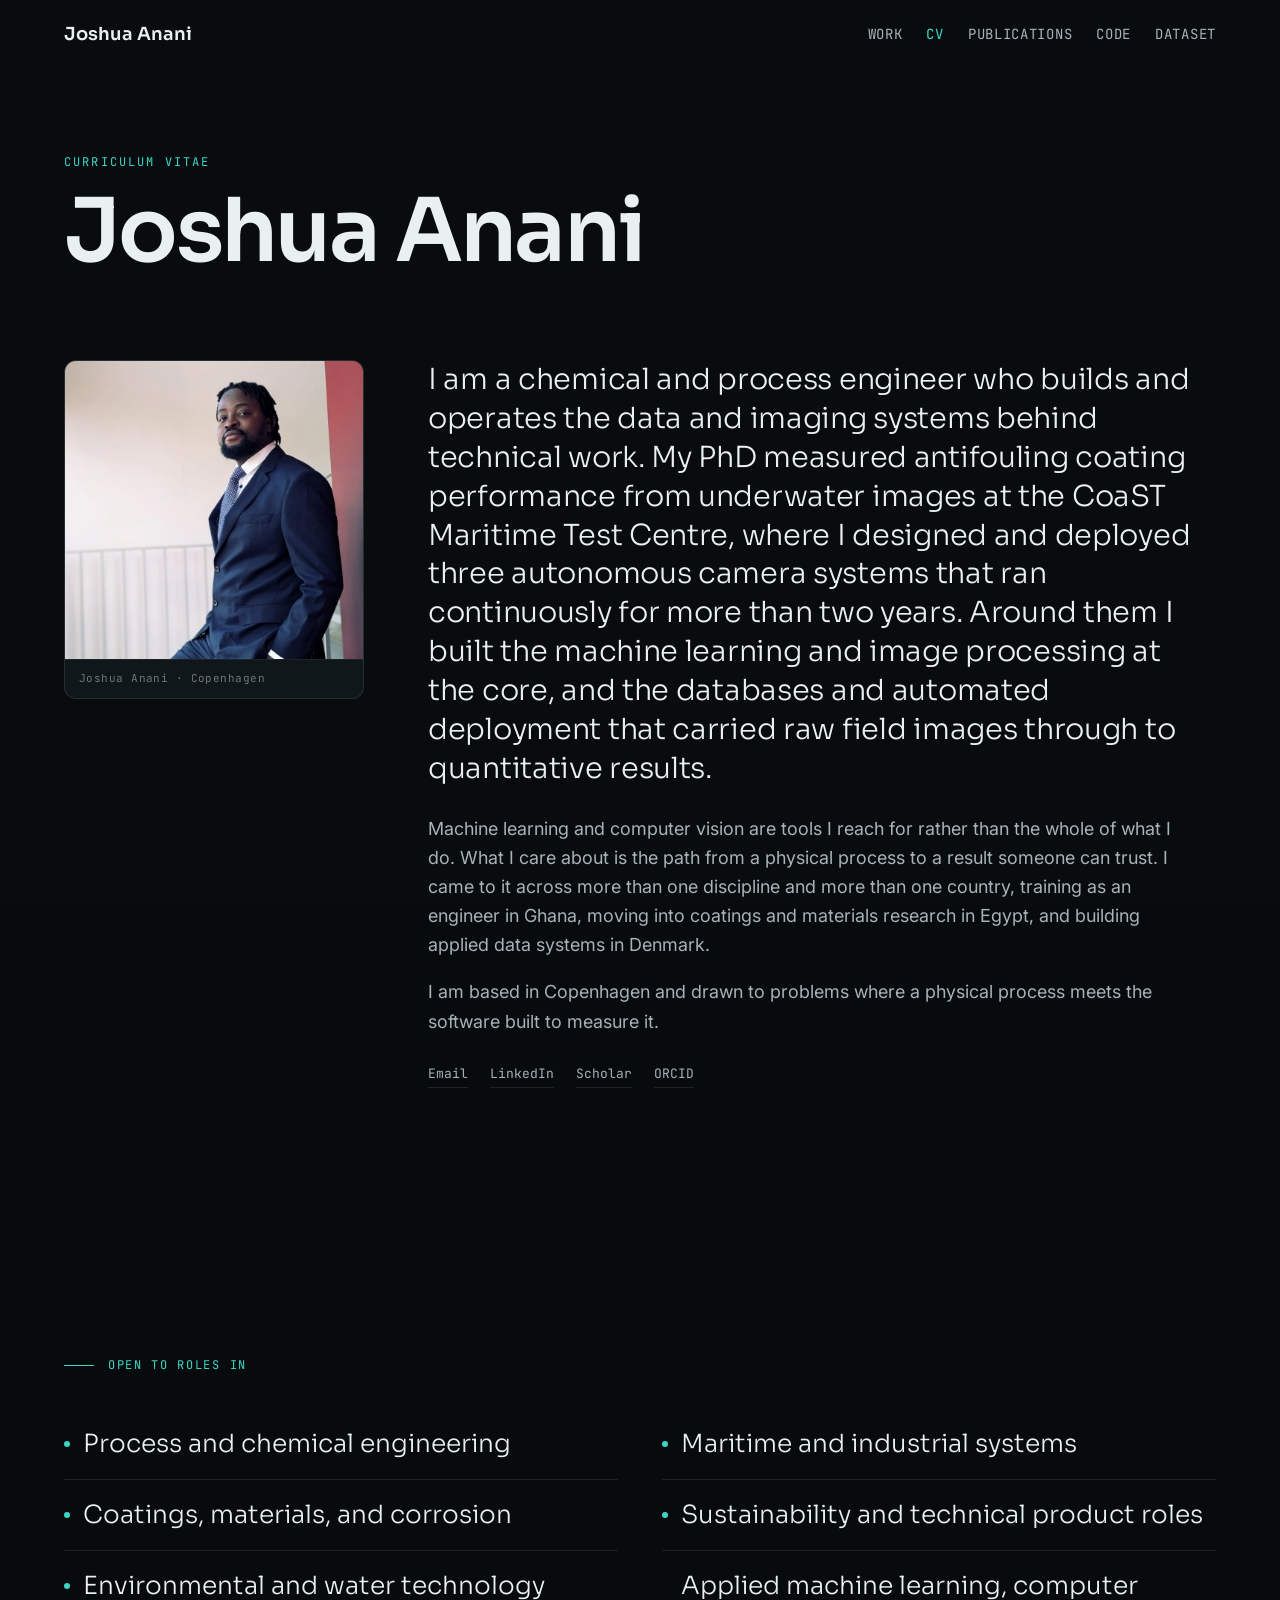
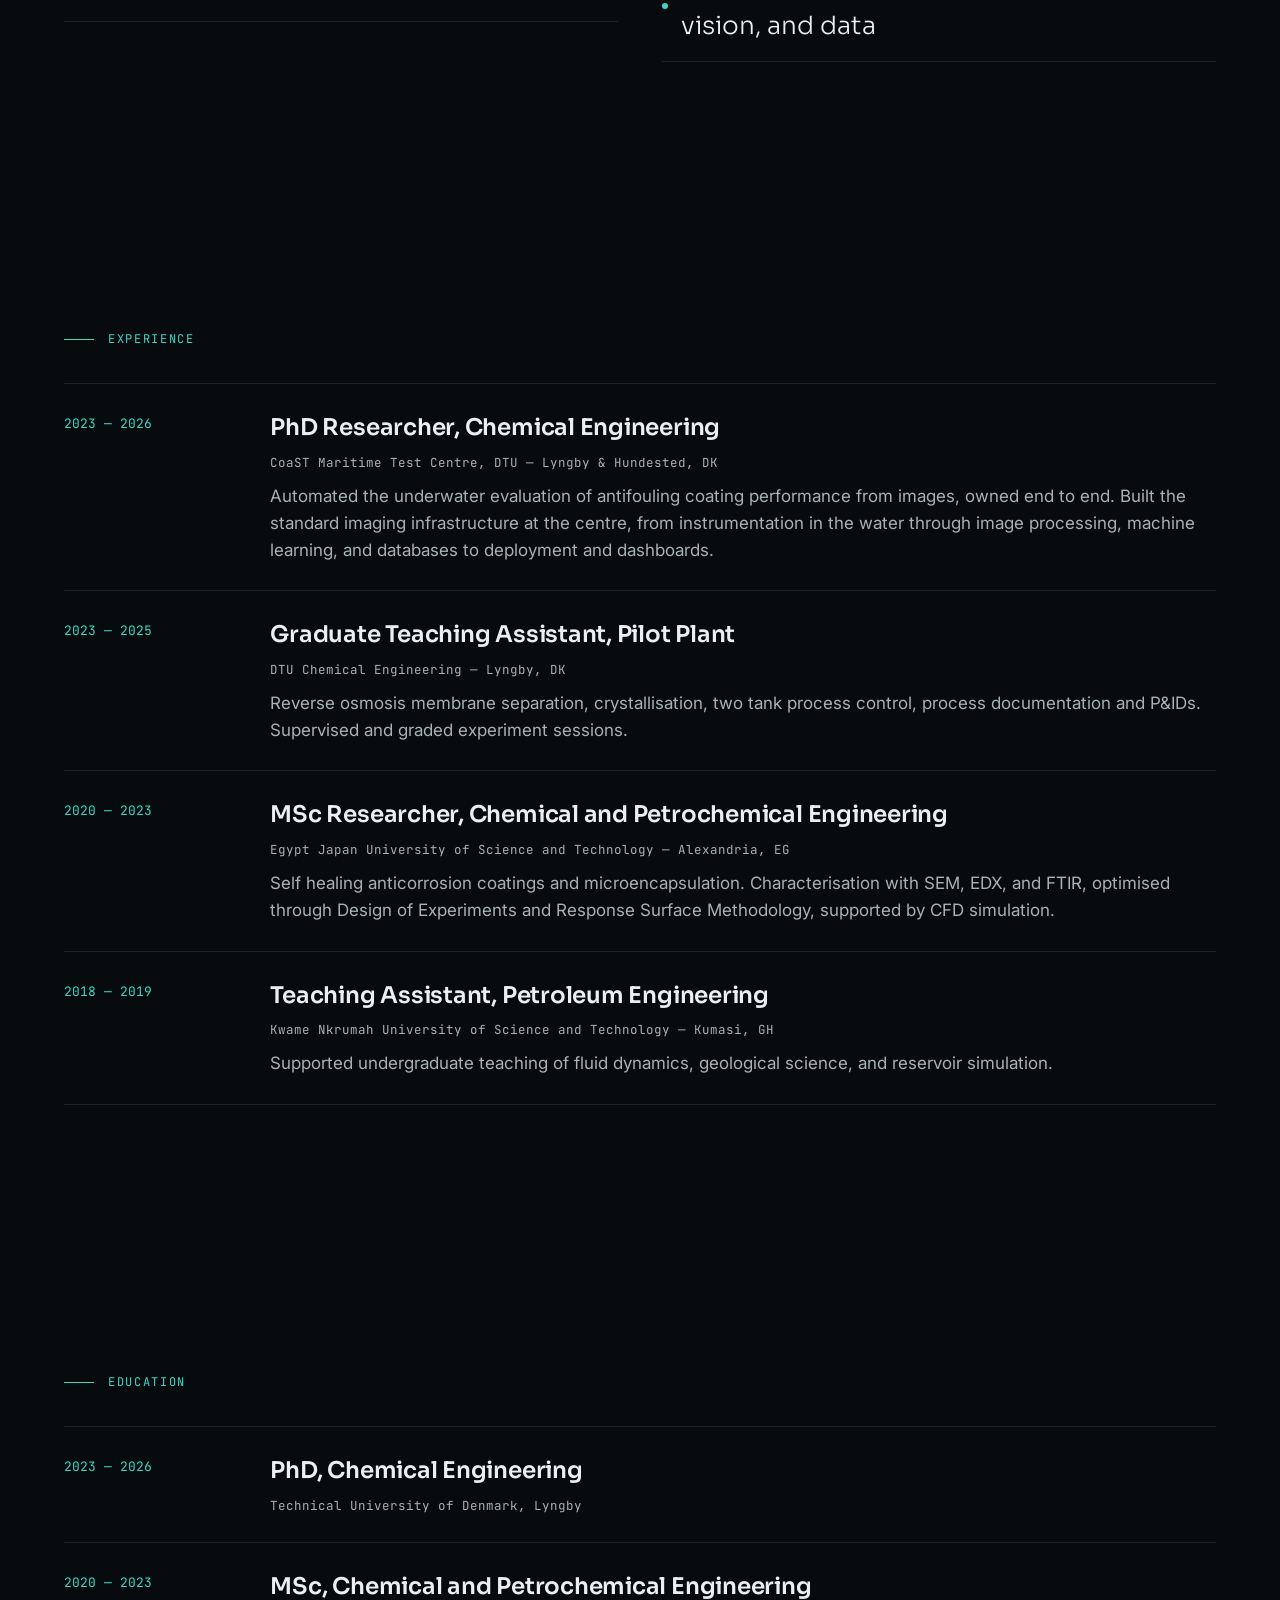
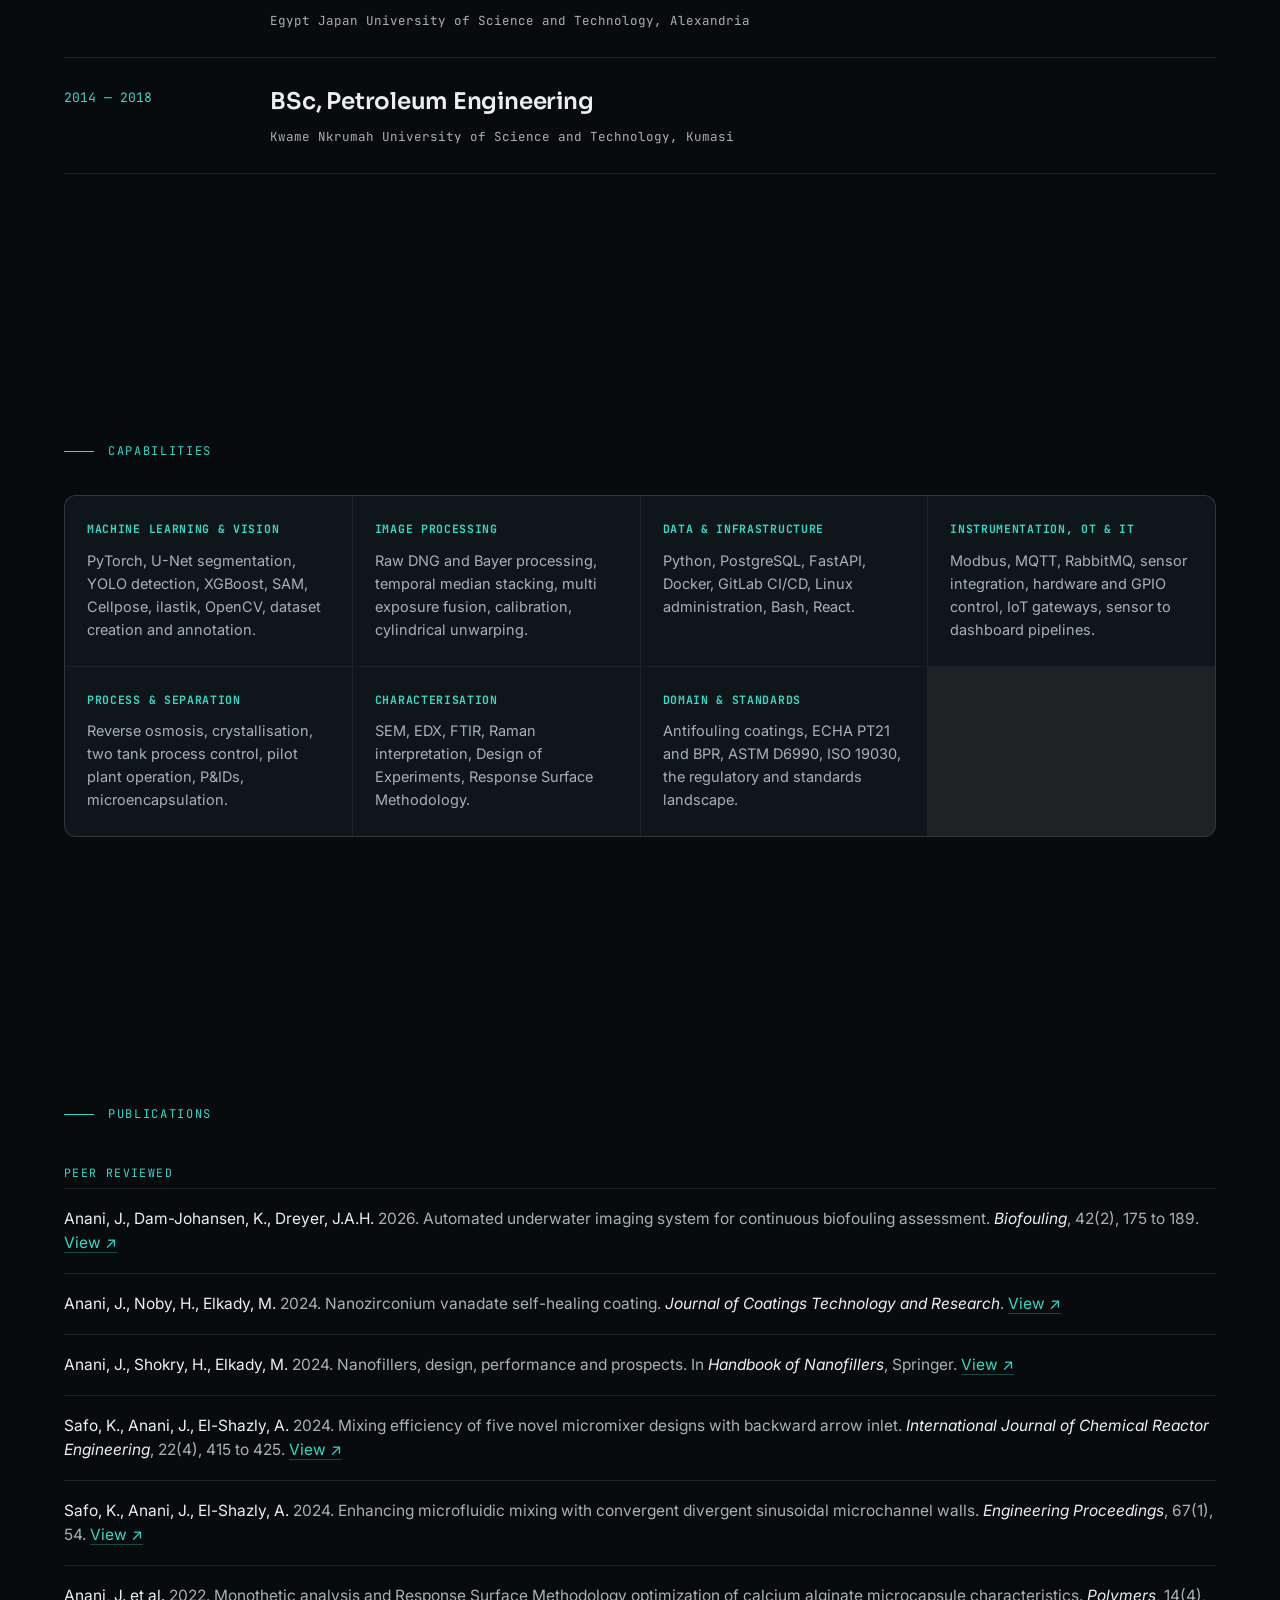
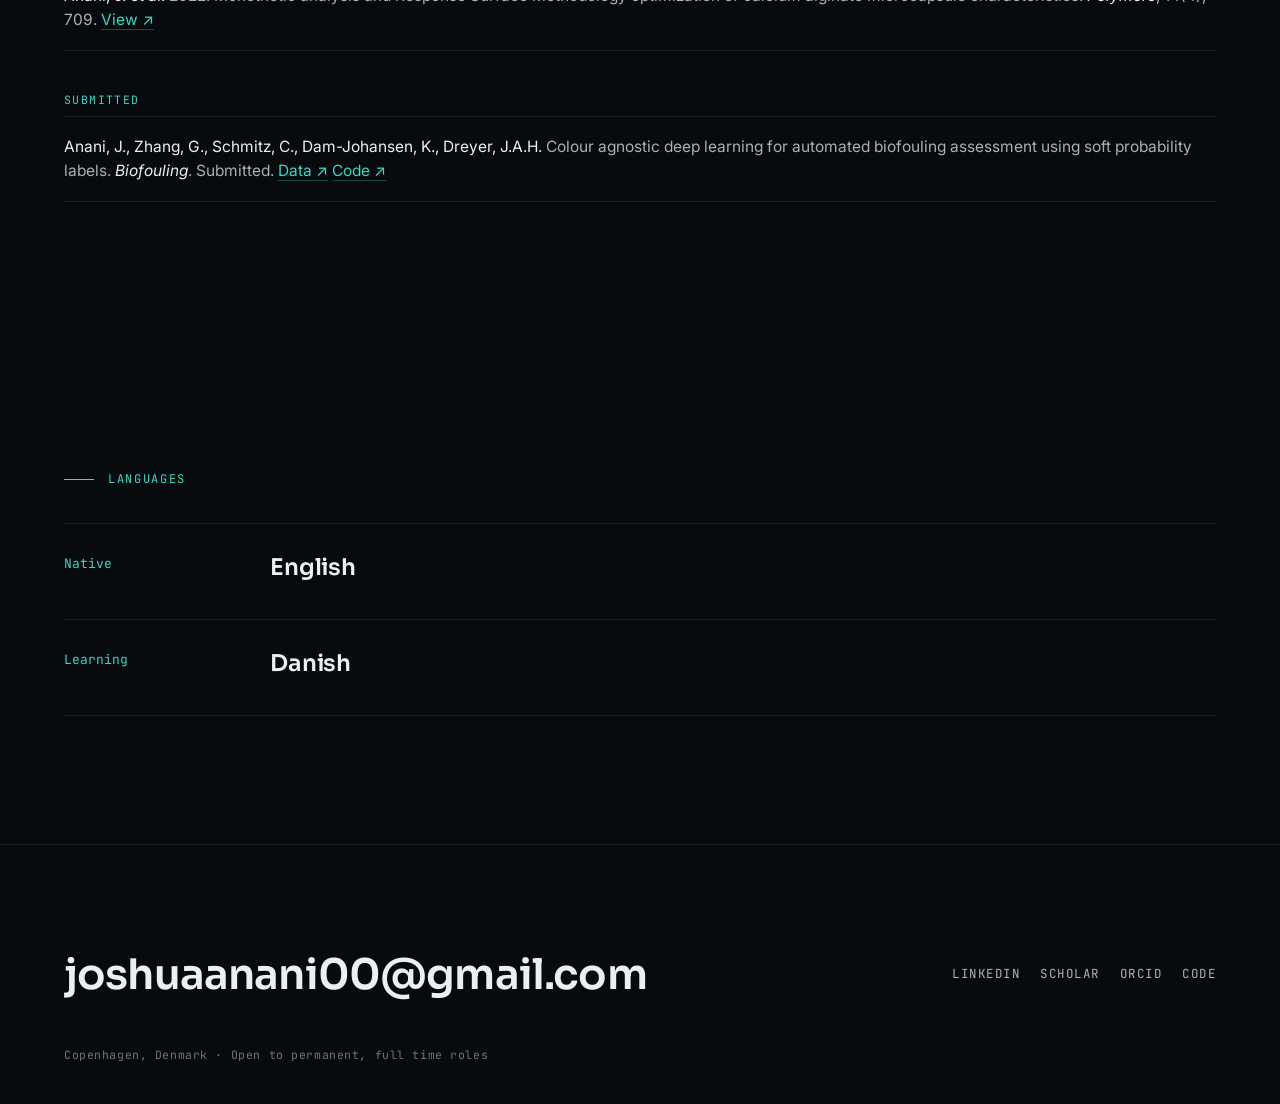
<file: cv.html>
<!DOCTYPE html>
<html lang="en">
<head>
  <meta charset="UTF-8" />
  <meta name="viewport" content="width=device-width, initial-scale=1" />
  <title>CV — Joshua Anani</title>
  <meta name="description" content="Curriculum vitae of Joshua Anani — process and chemical engineer, applied machine learning. Experience, education, capabilities, and publications." />
  <link rel="preconnect" href="https://fonts.googleapis.com" />
  <link rel="preconnect" href="https://fonts.gstatic.com" crossorigin />
  <link href="https://fonts.googleapis.com/css2?family=Sora:wght@300;400;600&family=Inter:wght@400;500&family=JetBrains+Mono:wght@400;500&display=swap" rel="stylesheet" />
  <link rel="stylesheet" href="styles.css" />
</head>
<body id="top">
  <div class="grain" aria-hidden="true"></div>

  <header class="hdr solid" id="hdr">
    <a class="name" href="index.html">Joshua Anani</a>
    <button class="menu-btn" id="menuBtn" aria-label="Open menu" aria-expanded="false"><span></span><span></span></button>
    <nav id="nav">
      <a href="index.html">Work</a>
      <a href="cv.html" class="active">CV</a>
      <a href="cv.html#publications">Publications</a>
      <a href="https://doi.org/10.5281/zenodo.20761755" target="_blank" rel="noopener">Code</a>
      <a href="https://doi.org/10.5281/zenodo.20594254" target="_blank" rel="noopener">Dataset</a>
    </nav>
  </header>

  <!-- Page head -->
  <section class="page-head">
    <p class="eyebrow reveal">Curriculum Vitae</p>
    <h1 class="reveal">Joshua Anani</h1>
  </section>

  <!-- Profile -->
  <section class="section cv-block cv-profile-block">
    <div class="cv-profile">
      <figure class="portrait reveal">
        <img src="media/2.jpg" alt="Portrait of Joshua Anani" loading="lazy" />
        <figcaption>Joshua Anani · Copenhagen</figcaption>
      </figure>
      <div class="reveal">
        <div class="about-prose">
          <p>I am a chemical and process engineer who builds and operates the data and imaging systems behind technical work. My PhD measured antifouling coating performance from underwater images at the CoaST Maritime Test Centre, where I designed and deployed three autonomous camera systems that ran continuously for more than two years. Around them I built the machine learning and image processing at the core, and the databases and automated deployment that carried raw field images through to quantitative results.</p>
          <p>Machine learning and computer vision are tools I reach for rather than the whole of what I do. What I care about is the path from a physical process to a result someone can trust. I came to it across more than one discipline and more than one country, training as an engineer in Ghana, moving into coatings and materials research in Egypt, and building applied data systems in Denmark.</p>
          <p>I am based in Copenhagen and drawn to problems where a physical process meets the software built to measure it.</p>
        </div>
        <div class="profile-links">
          <a href="mailto:joshuaanani00@gmail.com">Email</a>
          <a href="https://www.linkedin.com/in/joshua-anani/" target="_blank" rel="noopener">LinkedIn</a>
          <a href="https://scholar.google.com/citations?user=iU2orOQAAAAJ" target="_blank" rel="noopener">Scholar</a>
          <a href="https://orcid.org/0000-0002-2112-3881" target="_blank" rel="noopener">ORCID</a>
        </div>
      </div>
    </div>
  </section>

  <!-- Open to roles in -->
  <section class="section cv-block">
    <p class="kicker">Open to roles in</p>
    <ul class="fit-list">
      <li class="reveal">Process and chemical engineering</li>
      <li class="reveal">Coatings, materials, and corrosion</li>
      <li class="reveal">Environmental and water technology</li>
      <li class="reveal">Maritime and industrial systems</li>
      <li class="reveal">Sustainability and technical product roles</li>
      <li class="reveal">Applied machine learning, computer vision, and data</li>
    </ul>
  </section>

  <!-- Experience -->
  <section class="section cv-block">
    <p class="kicker">Experience</p>
    <div class="cv-list">
      <div class="cv-row reveal">
        <div class="cv-period">2023 — 2026</div>
        <div class="cv-detail">
          <h3>PhD Researcher, Chemical Engineering</h3>
          <p class="cv-org">CoaST Maritime Test Centre, DTU — Lyngby &amp; Hundested, DK</p>
          <p>Automated the underwater evaluation of antifouling coating performance from images, owned end to end. Built the standard imaging infrastructure at the centre, from instrumentation in the water through image processing, machine learning, and databases to deployment and dashboards.</p>
        </div>
      </div>
      <div class="cv-row reveal">
        <div class="cv-period">2023 — 2025</div>
        <div class="cv-detail">
          <h3>Graduate Teaching Assistant, Pilot Plant</h3>
          <p class="cv-org">DTU Chemical Engineering — Lyngby, DK</p>
          <p>Reverse osmosis membrane separation, crystallisation, two tank process control, process documentation and P&amp;IDs. Supervised and graded experiment sessions.</p>
        </div>
      </div>
      <div class="cv-row reveal">
        <div class="cv-period">2020 — 2023</div>
        <div class="cv-detail">
          <h3>MSc Researcher, Chemical and Petrochemical Engineering</h3>
          <p class="cv-org">Egypt Japan University of Science and Technology — Alexandria, EG</p>
          <p>Self healing anticorrosion coatings and microencapsulation. Characterisation with SEM, EDX, and FTIR, optimised through Design of Experiments and Response Surface Methodology, supported by CFD simulation.</p>
        </div>
      </div>
      <div class="cv-row reveal">
        <div class="cv-period">2018 — 2019</div>
        <div class="cv-detail">
          <h3>Teaching Assistant, Petroleum Engineering</h3>
          <p class="cv-org">Kwame Nkrumah University of Science and Technology — Kumasi, GH</p>
          <p>Supported undergraduate teaching of fluid dynamics, geological science, and reservoir simulation.</p>
        </div>
      </div>
    </div>
  </section>

  <!-- Education -->
  <section class="section cv-block">
    <p class="kicker">Education</p>
    <div class="cv-list">
      <div class="cv-row reveal">
        <div class="cv-period">2023 — 2026</div>
        <div class="cv-detail"><h3>PhD, Chemical Engineering</h3><p class="cv-org">Technical University of Denmark, Lyngby</p></div>
      </div>
      <div class="cv-row reveal">
        <div class="cv-period">2020 — 2023</div>
        <div class="cv-detail"><h3>MSc, Chemical and Petrochemical Engineering</h3><p class="cv-org">Egypt Japan University of Science and Technology, Alexandria</p></div>
      </div>
      <div class="cv-row reveal">
        <div class="cv-period">2014 — 2018</div>
        <div class="cv-detail"><h3>BSc, Petroleum Engineering</h3><p class="cv-org">Kwame Nkrumah University of Science and Technology, Kumasi</p></div>
      </div>
    </div>
  </section>

  <!-- Capabilities -->
  <section class="section cv-block">
    <p class="kicker">Capabilities</p>
    <div class="cap-grid">
      <div class="cap reveal"><h4>Machine learning &amp; vision</h4><p>PyTorch, U-Net segmentation, YOLO detection, XGBoost, SAM, Cellpose, ilastik, OpenCV, dataset creation and annotation.</p></div>
      <div class="cap reveal"><h4>Image processing</h4><p>Raw DNG and Bayer processing, temporal median stacking, multi exposure fusion, calibration, cylindrical unwarping.</p></div>
      <div class="cap reveal"><h4>Data &amp; infrastructure</h4><p>Python, PostgreSQL, FastAPI, Docker, GitLab CI/CD, Linux administration, Bash, React.</p></div>
      <div class="cap reveal"><h4>Instrumentation, OT &amp; IT</h4><p>Modbus, MQTT, RabbitMQ, sensor integration, hardware and GPIO control, IoT gateways, sensor to dashboard pipelines.</p></div>
      <div class="cap reveal"><h4>Process &amp; separation</h4><p>Reverse osmosis, crystallisation, two tank process control, pilot plant operation, P&amp;IDs, microencapsulation.</p></div>
      <div class="cap reveal"><h4>Characterisation</h4><p>SEM, EDX, FTIR, Raman interpretation, Design of Experiments, Response Surface Methodology.</p></div>
      <div class="cap reveal"><h4>Domain &amp; standards</h4><p>Antifouling coatings, ECHA PT21 and BPR, ASTM D6990, ISO 19030, the regulatory and standards landscape.</p></div>
    </div>
  </section>

  <!-- Publications -->
  <section class="section cv-block" id="publications">
    <p class="kicker">Publications</p>
    <p class="pub-group">Peer reviewed</p>
    <ul class="pubs">
      <li><span class="au">Anani, J., Dam-Johansen, K., Dreyer, J.A.H.</span> 2026. Automated underwater imaging system for continuous biofouling assessment. <em>Biofouling</em>, 42(2), 175 to 189. <a href="https://www.tandfonline.com/doi/full/10.1080/08927014.2025.2610308" target="_blank" rel="noopener">View ↗</a></li>
      <li><span class="au">Anani, J., Noby, H., Elkady, M.</span> 2024. Nanozirconium vanadate self-healing coating. <em>Journal of Coatings Technology and Research</em>. <a href="https://link.springer.com/article/10.1007/s11998-024-00998-1" target="_blank" rel="noopener">View ↗</a></li>
      <li><span class="au">Anani, J., Shokry, H., Elkady, M.</span> 2024. Nanofillers, design, performance and prospects. In <em>Handbook of Nanofillers</em>, Springer. <a href="https://link.springer.com/referencework/10.1007/978-981-96-2407-2" target="_blank" rel="noopener">View ↗</a></li>
      <li><span class="au">Safo, K., Anani, J., El-Shazly, A.</span> 2024. Mixing efficiency of five novel micromixer designs with backward arrow inlet. <em>International Journal of Chemical Reactor Engineering</em>, 22(4), 415 to 425. <a href="https://doi.org/10.1515/ijcre-2023-0110" target="_blank" rel="noopener">View ↗</a></li>
      <li><span class="au">Safo, K., Anani, J., El-Shazly, A.</span> 2024. Enhancing microfluidic mixing with convergent divergent sinusoidal microchannel walls. <em>Engineering Proceedings</em>, 67(1), 54. <a href="https://www.mdpi.com/2673-4591/67/1/54" target="_blank" rel="noopener">View ↗</a></li>
      <li><span class="au">Anani, J. et al.</span> 2022. Monothetic analysis and Response Surface Methodology optimization of calcium alginate microcapsule characteristics. <em>Polymers</em>, 14(4), 709. <a href="https://www.mdpi.com/2073-4360/14/4/709" target="_blank" rel="noopener">View ↗</a></li>
    </ul>
    <p class="pub-group">Submitted</p>
    <ul class="pubs">
      <li><span class="au">Anani, J., Zhang, G., Schmitz, C., Dam-Johansen, K., Dreyer, J.A.H.</span> Colour agnostic deep learning for automated biofouling assessment using soft probability labels. <em>Biofouling</em>. Submitted. <a href="https://doi.org/10.5281/zenodo.20594254" target="_blank" rel="noopener">Data ↗</a> <a href="https://doi.org/10.5281/zenodo.20761755" target="_blank" rel="noopener">Code ↗</a></li>
    </ul>
  </section>

  <!-- Languages -->
  <section class="section cv-block">
    <p class="kicker">Languages</p>
    <div class="cv-list">
      <div class="cv-row reveal"><div class="cv-period">Native</div><div class="cv-detail"><h3>English</h3></div></div>
      <div class="cv-row reveal"><div class="cv-period">Learning</div><div class="cv-detail"><h3>Danish</h3></div></div>
    </div>
  </section>

  <!-- Footer -->
  <footer class="site-foot">
    <div class="foot-inner">
      <a class="foot-mail" href="mailto:joshuaanani00@gmail.com">joshuaanani00@gmail.com</a>
      <div class="foot-links">
        <a href="https://www.linkedin.com/in/joshua-anani/" target="_blank" rel="noopener">LinkedIn</a>
        <a href="https://scholar.google.com/citations?user=iU2orOQAAAAJ" target="_blank" rel="noopener">Scholar</a>
        <a href="https://orcid.org/0000-0002-2112-3881" target="_blank" rel="noopener">ORCID</a>
        <a href="https://doi.org/10.5281/zenodo.20761755" target="_blank" rel="noopener">Code</a>
      </div>
    </div>
    <p class="foot-meta">Copenhagen, Denmark · Open to permanent, full time roles</p>
  </footer>

  <script src="script.js"></script>
  <!-- SimpleAnalytics — privacy-friendly, no cookies -->
  <script async src="https://scripts.simpleanalyticscdn.com/latest.js"></script>
  <noscript><img src="https://queue.simpleanalyticscdn.com/noscript.gif" alt="" referrerpolicy="no-referrer-when-downgrade" /></noscript>
</body>
</html>
</file>
<file: styles.css>
/* =====================================================================
   Joshua Anani — Portfolio v3
   "Deep marine" — cinematic dark, luminous teal, full-bleed imagery.
   Pure HTML/CSS/JS.
   ===================================================================== */

:root {
  --bg:       #080B0D;
  --bg-elev:  #0F1619;
  --bg-elev2: #142025;
  --ink:      #EAF0F1;
  --ink-2:    #A7B2B5;
  --muted:    #6B767A;
  --line:     rgba(234, 240, 241, 0.10);
  --line-2:   rgba(234, 240, 241, 0.055);
  --accent:   #3BD6C6;
  --accent-2: #1E5F63;
  --glow:     rgba(59, 214, 198, 0.30);

  --display: "Sora", "Segoe UI", system-ui, sans-serif;
  --body:    "Inter", "Segoe UI", system-ui, sans-serif;
  --mono:    "JetBrains Mono", ui-monospace, monospace;

  --pad: clamp(20px, 5vw, 80px);
  --max: 1320px;
}

*, *::before, *::after { box-sizing: border-box; }
html { -webkit-text-size-adjust: 100%; scroll-padding-top: 90px; }
@media (prefers-reduced-motion: no-preference) { html { scroll-behavior: smooth; } }

body {
  margin: 0;
  background: var(--bg);
  color: var(--ink);
  font-family: var(--body);
  font-size: 17px;
  line-height: 1.6;
  -webkit-font-smoothing: antialiased;
  overflow-x: hidden;
}
img, video { display: block; max-width: 100%; }
a { color: inherit; text-decoration: none; }
::selection { background: var(--accent); color: #04110F; }

/* Filmic grain overlay */
.grain {
  position: fixed; inset: 0; z-index: 100; pointer-events: none;
  opacity: 0.05; mix-blend-mode: overlay;
  background-image: url("data:image/svg+xml,%3Csvg xmlns='http://www.w3.org/2000/svg' width='160' height='160'%3E%3Cfilter id='n'%3E%3CfeTurbulence type='fractalNoise' baseFrequency='0.85' numOctaves='2' stitchTiles='stitch'/%3E%3C/filter%3E%3Crect width='100%25' height='100%25' filter='url(%23n)'/%3E%3C/svg%3E");
}

.eyebrow {
  font-family: var(--mono);
  font-size: 12px; letter-spacing: 0.18em; text-transform: uppercase;
  color: var(--accent);
  margin: 0;
}
.wrap { max-width: var(--max); margin: 0 auto; }

/* ---------------- Header ---------------- */
.hdr {
  position: fixed; top: 0; left: 0; right: 0; z-index: 50;
  display: flex; align-items: center; justify-content: space-between;
  padding: 20px var(--pad);
  transition: background .4s ease, backdrop-filter .4s ease, border-color .4s ease;
  border-bottom: 1px solid transparent;
}
.hdr.solid {
  background: rgba(8, 11, 13, 0.72);
  backdrop-filter: saturate(140%) blur(10px);
  border-bottom-color: var(--line-2);
}
/* While the mobile menu is open, drop the blur/background so the overlay
   (a fixed child) positions against the viewport, not the header box. */
.hdr.menu-open {
  background: transparent;
  backdrop-filter: none;
  -webkit-backdrop-filter: none;
  border-bottom-color: transparent;
  transition: none;
}
.hdr .name { font-family: var(--display); font-weight: 600; font-size: 18px; letter-spacing: 0.0em; white-space: nowrap; }
.hdr .status { font-family: var(--mono); font-size: 13px; letter-spacing: 0.05em; color: var(--ink-2); display: flex; align-items: center; gap: 8px; }
.hdr .status .dot { width: 7px; height: 7px; border-radius: 50%; background: var(--accent); box-shadow: 0 0 0 0 var(--glow); animation: pulse 2.6s ease-out infinite; }
@keyframes pulse { 0% { box-shadow: 0 0 0 0 var(--glow); } 70%,100% { box-shadow: 0 0 0 7px rgba(59,214,198,0); } }
.hdr nav { display: flex; gap: 24px; }
.hdr nav a { font-family: var(--mono); font-size: 14px; letter-spacing: 0.05em; text-transform: uppercase; color: var(--ink-2); transition: color .25s; }
.hdr nav a:hover { color: var(--accent); }

/* hamburger button (mobile only) */
.menu-btn {
  display: none; width: 38px; height: 38px; padding: 0;
  flex-direction: column; align-items: center; justify-content: center; gap: 5px;
  background: transparent; border: 1px solid var(--line); border-radius: 9px;
  cursor: pointer; z-index: 60;
}
.menu-btn span { display: block; width: 17px; height: 1.5px; background: var(--ink); transition: transform .3s ease, opacity .3s ease; }
.menu-btn.open span:nth-child(1) { transform: translateY(3.25px) rotate(45deg); }
.menu-btn.open span:nth-child(2) { transform: translateY(-3.25px) rotate(-45deg); }

@media (max-width: 900px) { .hdr .status { display: none; } }

@media (max-width: 720px) {
  .hdr .status { display: none; }
  .menu-btn { display: flex; }
  .hdr nav {
    display: none;
    position: fixed; inset: 0; z-index: 55;
    background: var(--bg);
    flex-direction: column; justify-content: center; align-items: flex-start;
    gap: 4px; padding: 0 var(--pad);
  }
  .hdr nav.open { display: flex; }
  .hdr nav a {
    font-family: var(--display); font-weight: 600; font-size: clamp(30px, 9vw, 44px);
    letter-spacing: -0.015em; text-transform: none; color: var(--ink); padding: 8px 0;
  }
}

/* ---------------- Hero ---------------- */
.hero { position: relative; min-height: 100svh; display: flex; flex-direction: column; justify-content: flex-end; overflow: hidden; }
.hero-media { position: absolute; inset: 0; z-index: 0; }
.hero-media img { width: 100%; height: 100%; object-fit: cover; transform: scale(1.08); animation: heroZoom 16s ease-out forwards; }
@keyframes heroZoom { to { transform: scale(1); } }
.hero-overlay {
  position: absolute; inset: 0; z-index: 1;
  background:
    linear-gradient(180deg, rgba(8,11,13,0.62) 0%, rgba(8,11,13,0.30) 32%, rgba(8,11,13,0.55) 64%, rgba(8,11,13,0.97) 100%),
    radial-gradient(120% 80% at 50% 0%, rgba(8,11,13,0) 40%, rgba(8,11,13,0.5) 100%);
}
.hero-content { position: relative; z-index: 2; padding: 0 var(--pad) clamp(36px, 6vw, 64px); }
.hero-content .eyebrow { font-size: clamp(13px, 1.5vw, 17px); letter-spacing: 0.15em; margin-bottom: 26px; }
.hero h1 {
  font-family: var(--display); font-weight: 600;
  font-size: clamp(40px, 8.4vw, 132px);
  line-height: 0.98; letter-spacing: -0.03em;
  margin: 0; max-width: 16ch;
  text-shadow: 0 2px 40px rgba(0,0,0,0.4);
}
.hero-sub { margin: 26px 0 0; max-width: 56ch; color: var(--ink-2); font-size: clamp(16px, 1.8vw, 19px); }
.hero-foot {
  position: relative; z-index: 2;
  display: flex; justify-content: space-between; align-items: center; flex-wrap: wrap; gap: 12px;
  padding: 20px var(--pad);
  border-top: 1px solid var(--line);
  font-family: var(--mono); font-size: 11.5px; letter-spacing: 0.08em; text-transform: uppercase; color: var(--muted);
}
.hero-foot .scroll { display: flex; align-items: center; gap: 9px; color: var(--ink-2); }
.hero-foot .scroll .bar { width: 28px; height: 1px; background: var(--accent); animation: slide 2.4s ease-in-out infinite; }
@keyframes slide { 0%,100% { transform: scaleX(.5); transform-origin: left; opacity:.5 } 50% { transform: scaleX(1); opacity:1 } }

/* ---------------- Section scaffolding ---------------- */
.section { padding: clamp(70px, 10vw, 150px) var(--pad); }
.kicker {
  display: flex; align-items: center; gap: 14px;
  font-family: var(--mono); font-size: 12px; letter-spacing: 0.14em; text-transform: uppercase; color: var(--accent);
  margin-bottom: 34px;
}
.kicker::before { content: ""; width: 30px; height: 1px; background: var(--accent); }

/* Intro statement */
.intro-band { padding-top: clamp(50px, 6vw, 92px); padding-bottom: clamp(50px, 6vw, 92px); }
.intro { max-width: 1080px; margin: 0 auto; }
@media (min-width: 900px) { .intro p { text-align: center; } }
.intro p {
  font-family: var(--display); font-weight: 300;
  font-size: clamp(24px, 3.6vw, 46px);
  line-height: 1.22; letter-spacing: -0.015em; margin: 0;
}
.intro p .accent { color: var(--accent); }

/* ---------------- Pipeline ---------------- */
.pipeline { max-width: var(--max); margin: 0 auto; }
.stage {
  display: grid;
  grid-template-columns: minmax(0, 0.74fr) minmax(0, 1.26fr);
  gap: clamp(28px, 4vw, 64px);
  padding: clamp(46px, 6vw, 80px) 0;
  border-top: 1px solid var(--line);
  position: relative;
}
.stage:first-child { border-top: 0; }
.stage-info { position: relative; }
.stage-no {
  font-family: var(--display); font-weight: 600;
  font-size: clamp(48px, 7vw, 96px); line-height: 1;
  color: transparent; -webkit-text-stroke: 1px var(--line);
  letter-spacing: -0.04em; margin-bottom: 18px;
}
.stage-kicker { font-family: var(--mono); font-size: 11.5px; letter-spacing: 0.12em; text-transform: uppercase; color: var(--accent); margin: 0 0 8px; }
.stage h3 { font-family: var(--display); font-weight: 600; font-size: clamp(24px, 3vw, 36px); letter-spacing: -0.02em; line-height: 1.06; margin: 0 0 18px; }
.stage p { color: var(--ink-2); margin: 0 0 20px; max-width: 52ch; }
.stage .tags { list-style: none; display: flex; flex-wrap: wrap; gap: 8px; padding: 0; margin: 0 0 18px; }
.stage .tags li { font-family: var(--mono); font-size: 11px; letter-spacing: 0.02em; color: var(--ink-2); border: 1px solid var(--line); border-radius: 100px; padding: 4px 12px; }
.stage .links { display: flex; flex-wrap: wrap; gap: 18px; font-family: var(--mono); font-size: 12.5px; }
.stage .links a { color: var(--accent); border-bottom: 1px solid rgba(59,214,198,0.35); padding-bottom: 1px; transition: border-color .25s; }
.stage .links a:hover { border-bottom-color: var(--accent); }

.stage-media { display: flex; flex-direction: column; gap: 16px; }
.plate {
  margin: 0; position: relative;
  border: 1px solid var(--line); border-radius: 10px; overflow: hidden;
  background: var(--bg-elev);
  transition: border-color .4s ease, box-shadow .4s ease, transform .4s ease;
}
.plate:hover { border-color: rgba(59,214,198,0.4); box-shadow: 0 0 0 1px rgba(59,214,198,0.18), 0 24px 60px -30px rgba(0,0,0,0.8); transform: translateY(-2px); }
.plate img, .plate > video { width: 100%; height: auto; display: block; }
.plate figcaption {
  display: flex; gap: 12px; align-items: baseline;
  font-family: var(--mono); font-size: 11px; letter-spacing: 0.03em; color: var(--muted);
  padding: 10px 14px; border-top: 1px solid var(--line-2);
}
.plate figcaption .id { color: var(--accent); flex: none; }

/* before/after crossfade plate */
.ba { position: relative; aspect-ratio: 3 / 2; background: #04080A; }
.ba img { position: absolute; inset: 0; width: 100%; height: 100%; object-fit: cover; }
.ba .ba-after { opacity: 0; animation: baFade 6s ease-in-out infinite; }
@keyframes baFade { 0%,8% { opacity: 0 } 42%,58% { opacity: 1 } 92%,100% { opacity: 0 } }
.ba-tag { position: absolute; z-index: 2; left: 12px; bottom: 12px; font-family: var(--mono); font-size: 11px; letter-spacing: 0.06em; text-transform: uppercase; color: var(--accent); background: rgba(8,11,13,0.7); border: 1px solid var(--line); border-radius: 100px; padding: 4px 11px; }
.ba-tag .s { display: inline-block; }
.ba-tag .s-after { position: absolute; left: 11px; opacity: 0; animation: baFade 6s ease-in-out infinite; }
.ba-tag .s-before { animation: baFadeInv 6s ease-in-out infinite; }
@keyframes baFadeInv { 0%,8% { opacity: 1 } 42%,58% { opacity: 0 } 92%,100% { opacity: 1 } }

@media (max-width: 860px) {
  .stage { grid-template-columns: 1fr; gap: 28px; }
}

/* ---------------- Full-bleed image band ---------------- */
.band { position: relative; height: clamp(320px, 58vh, 640px); overflow: hidden; }
.band img { width: 100%; height: 100%; object-fit: cover; }
.band::after {
  content: ""; position: absolute; inset: 0;
  background: linear-gradient(180deg, rgba(8,11,13,0.55), rgba(8,11,13,0.18) 38%, rgba(8,11,13,0.9));
}
.band-cap {
  position: absolute; z-index: 2; left: var(--pad); right: var(--pad); bottom: 26px;
  display: flex; justify-content: space-between; gap: 16px; flex-wrap: wrap;
  font-family: var(--mono); font-size: 11.5px; letter-spacing: 0.08em; text-transform: uppercase; color: var(--ink-2);
}
.band-cap .accent { color: var(--accent); }

/* ---------------- About ---------------- */
.about { display: grid; grid-template-columns: 0.78fr 1.22fr; gap: clamp(28px, 5vw, 70px); align-items: start; }
@media (max-width: 760px) { .about { grid-template-columns: 1fr; } }
.portrait { margin: 0; border: 1px solid var(--line); border-radius: 12px; overflow: hidden; background: var(--bg-elev); max-width: 360px; }
.portrait img { width: 100%; height: auto; display: block; filter: grayscale(0.18) contrast(1.03); }
.portrait figcaption { font-family: var(--mono); font-size: 11px; letter-spacing: 0.04em; color: var(--muted); padding: 10px 14px; border-top: 1px solid var(--line-2); }
.about-lead { font-family: var(--display); font-weight: 300; font-size: clamp(22px, 2.6vw, 33px); line-height: 1.24; letter-spacing: -0.01em; margin: 0 0 22px; }
.about-body p { color: var(--ink-2); margin: 0 0 16px; max-width: 60ch; }

/* ---------------- System status panel (autonomous operation) ---------------- */
.sys-panel { border: 1px solid var(--line); border-radius: 10px; overflow: hidden; background: linear-gradient(180deg, #0c1417, #090F12); font-family: var(--mono); font-size: 13px; }
.sys-head { display: flex; align-items: center; gap: 10px; padding: 13px 16px; border-bottom: 1px solid var(--line-2); color: var(--ink-2); letter-spacing: 0.05em; }
.sys-head .dotg { width: 8px; height: 8px; border-radius: 50%; background: var(--accent); box-shadow: 0 0 10px var(--glow); }
.sys-panel ul { list-style: none; margin: 0; padding: 6px 16px 14px; }
.sys-panel li { display: flex; align-items: center; gap: 12px; padding: 9px 0; border-bottom: 1px solid var(--line-2); color: var(--ink-2); }
.sys-panel li:last-child { border-bottom: 0; }
.sys-panel li .ok { color: var(--accent); font-size: 9px; }
.sys-panel li .svc { color: var(--ink); flex: 1; }
.sys-panel li .v { color: var(--muted); }
.sys-panel li .mut { color: var(--muted); min-width: 66px; }

/* ---------------- Capabilities ---------------- */
.cap-grid { display: grid; grid-template-columns: repeat(auto-fit, minmax(230px, 1fr)); gap: 1px; background: var(--line); border: 1px solid var(--line); border-radius: 12px; overflow: hidden; }
.cap { background: var(--bg-elev); padding: 24px 22px; }
.cap h4 { font-family: var(--mono); font-size: 11.5px; letter-spacing: 0.06em; text-transform: uppercase; color: var(--accent); margin: 0 0 10px; }
.cap p { margin: 0; font-size: 14.5px; color: var(--ink-2); }

/* ---------------- Publications ---------------- */
.pub-group { font-family: var(--mono); font-size: 11.5px; letter-spacing: 0.12em; text-transform: uppercase; color: var(--accent); margin: 40px 0 6px; }
.pub-group:first-of-type { margin-top: 0; }
.pubs { list-style: none; margin: 0; padding: 0; max-width: 1000px; }
.pubs li { padding: 18px 0; border-top: 1px solid var(--line); font-size: 15.5px; color: var(--ink-2); line-height: 1.55; }
.pubs li:last-child { border-bottom: 1px solid var(--line); }
.pubs .au { color: var(--ink); }
.pubs em { color: var(--ink); font-style: italic; }
.pubs a { color: var(--accent); border-bottom: 1px solid rgba(59,214,198,0.3); }

/* ---------------- Contact ---------------- */
.contact { padding: clamp(80px, 12vw, 170px) var(--pad) 46px; text-align: center; position: relative; }
.contact .eyebrow { margin-bottom: 26px; }
.contact .big {
  font-family: var(--display); font-weight: 600;
  font-size: clamp(40px, 9vw, 124px); letter-spacing: -0.03em; line-height: 1;
  display: inline-block; margin: 0 0 14px;
}
.contact .big:hover { color: var(--accent); text-shadow: 0 0 50px var(--glow); }
.contact .mailsub { font-family: var(--mono); font-size: 13px; color: var(--muted); margin-bottom: 54px; }
.contact-row {
  max-width: var(--max); margin: 0 auto; display: flex; justify-content: space-between; flex-wrap: wrap; gap: 14px 30px;
  border-top: 1px solid var(--line); padding-top: 24px;
  font-family: var(--mono); font-size: 12px; letter-spacing: 0.05em; text-transform: uppercase; color: var(--muted);
}
.contact-row .links { display: flex; gap: 22px; flex-wrap: wrap; }
.contact-row .links a { color: var(--ink-2); transition: color .25s; }
.contact-row .links a:hover { color: var(--accent); }

/* ================= Multi-page additions ================= */

/* Nav active + Hire-me CTA pill */
.hdr nav a.active { color: var(--accent); }
.hdr nav a.nav-cta { border: 1px solid var(--line); border-radius: 100px; padding: 6px 16px; color: var(--ink); }
.hdr nav a.nav-cta:hover { background: var(--accent); border-color: var(--accent); color: #04110F; }
.hdr nav a.nav-cta.active { background: var(--accent); border-color: var(--accent); color: #04110F; }
@media (max-width: 720px) {
  .hdr nav a.nav-cta { border: 0; border-radius: 0; padding: 8px 0; color: var(--ink); background: transparent; }
  .hdr nav a.nav-cta:hover, .hdr nav a.nav-cta.active { background: transparent; color: var(--accent); }
}

/* Buttons */
.btn {
  display: inline-flex; align-items: center; gap: 8px;
  font-family: var(--mono); font-size: 13px; letter-spacing: 0.03em; text-transform: uppercase;
  padding: 13px 22px; border: 1px solid var(--line); border-radius: 100px; color: var(--ink);
  transition: background .25s ease, color .25s ease, border-color .25s ease;
}
.btn:hover { border-color: var(--accent); color: var(--accent); }
.btn-primary { background: var(--accent); border-color: var(--accent); color: #04110F; }
.btn-primary:hover { background: transparent; color: var(--accent); }

/* ---------- Home ---------- */
.home-hero { padding: clamp(130px, 17vh, 190px) var(--pad) clamp(50px, 8vw, 96px); }
.home-hero-inner { max-width: var(--max); margin: 0 auto; display: grid; grid-template-columns: 1.55fr 0.9fr; gap: clamp(32px, 5vw, 76px); align-items: center; }
.home-intro h1 { font-family: var(--display); font-weight: 600; font-size: clamp(32px, 5vw, 62px); line-height: 1.05; letter-spacing: -0.025em; margin: 18px 0 0; }
.home-lead { color: var(--ink-2); font-size: clamp(16px, 1.7vw, 19px); max-width: 54ch; margin: 24px 0 0; }
.home-cta { display: flex; gap: 14px; flex-wrap: wrap; margin: 34px 0 0; }
.home-links { display: flex; gap: 20px; flex-wrap: wrap; margin: 30px 0 0; font-family: var(--mono); font-size: 12.5px; }
.home-links a { color: var(--ink-2); border-bottom: 1px solid var(--line); padding-bottom: 2px; transition: color .25s, border-color .25s; }
.home-links a:hover { color: var(--accent); border-color: var(--accent); }
.home-portrait { margin: 0; border: 1px solid var(--line); border-radius: 14px; overflow: hidden; background: var(--bg-elev); }
.home-portrait img { width: 100%; height: auto; display: block; filter: grayscale(0.15) contrast(1.03); }
.home-portrait figcaption { font-family: var(--mono); font-size: 11px; color: var(--muted); padding: 10px 14px; border-top: 1px solid var(--line-2); }
@media (max-width: 820px) {
  .home-hero-inner { grid-template-columns: 1fr; gap: 36px; }
  .home-portrait { order: -1; max-width: 300px; }
}

.now-band { border-top: 1px solid var(--line); }
.now-band .kicker { margin-bottom: 22px; }
.now-text { font-family: var(--display); font-weight: 300; font-size: clamp(20px, 2.7vw, 32px); line-height: 1.3; letter-spacing: -0.01em; color: var(--ink); max-width: 62ch; margin: 0; }

.about-prose { max-width: 70ch; }
.about-prose p { color: var(--ink-2); font-size: clamp(16px, 1.6vw, 18px); line-height: 1.62; margin: 0 0 18px; }
.about-prose p:last-child { margin-bottom: 0; }
.about-prose p:first-child { color: var(--ink); font-family: var(--display); font-weight: 300; font-size: clamp(21px, 2.5vw, 29px); line-height: 1.34; letter-spacing: -0.01em; margin-bottom: 26px; }

.section-head { max-width: var(--max); margin: 0 auto 36px; display: flex; justify-content: space-between; align-items: baseline; gap: 16px; flex-wrap: wrap; }
.head-link { font-family: var(--mono); font-size: 13px; color: var(--accent); border-bottom: 1px solid rgba(59,214,198,0.35); padding-bottom: 2px; }
.head-link:hover { border-color: var(--accent); }

.home-work { max-width: var(--max); margin: 0 auto; display: grid; grid-template-columns: repeat(3, 1fr); gap: 20px; }
.hw-card { display: flex; flex-direction: column; border: 1px solid var(--line); border-radius: 12px; overflow: hidden; background: var(--bg-elev); transition: transform .3s ease, border-color .3s ease, box-shadow .3s ease; }
.hw-card:hover { transform: translateY(-3px); border-color: rgba(59,214,198,0.4); box-shadow: 0 22px 46px -28px rgba(0,0,0,0.7); }
.hw-media { aspect-ratio: 4 / 3; overflow: hidden; background: var(--bg); }
.hw-media img, .hw-media video { width: 100%; height: 100%; object-fit: cover; transition: transform .5s ease; }
.hw-card:hover .hw-media img, .hw-card:hover .hw-media video { transform: scale(1.04); }
.hw-body { padding: 18px 20px 22px; }
.hw-no { font-family: var(--mono); font-size: 11px; color: var(--accent); }
.hw-body h3 { font-family: var(--display); font-weight: 600; font-size: 19px; letter-spacing: -0.01em; margin: 8px 0 8px; }
.hw-body p { color: var(--ink-2); font-size: 14.5px; margin: 0; }
@media (max-width: 820px) { .home-work { grid-template-columns: 1fr; } }

/* Footer */
.site-foot { border-top: 1px solid var(--line); padding: clamp(52px, 8vw, 96px) var(--pad) 40px; }
.foot-inner { max-width: var(--max); margin: 0 auto; display: flex; justify-content: space-between; align-items: center; gap: 24px 40px; flex-wrap: wrap; }
.foot-mail { font-family: var(--display); font-weight: 600; font-size: clamp(22px, 3.6vw, 42px); letter-spacing: -0.02em; color: var(--ink); transition: color .25s; }
.foot-mail:hover { color: var(--accent); }
.foot-links { display: flex; gap: 20px; flex-wrap: wrap; font-family: var(--mono); font-size: 12.5px; text-transform: uppercase; letter-spacing: 0.04em; }
.foot-links a { color: var(--ink-2); transition: color .25s; }
.foot-links a:hover { color: var(--accent); }
.foot-meta { max-width: var(--max); margin: 38px auto 0; font-family: var(--mono); font-size: 11.5px; color: var(--muted); letter-spacing: 0.05em; }

/* ---------- Page head (CV / Hire) ---------- */
.page-head { max-width: var(--max); margin: 0 auto; padding: clamp(130px, 17vh, 190px) var(--pad) clamp(28px, 4vw, 46px); }
.page-head h1 { font-family: var(--display); font-weight: 600; font-size: clamp(40px, 7vw, 88px); letter-spacing: -0.03em; line-height: 1; margin: 16px 0 0; }
.page-sub { color: var(--ink-2); font-size: clamp(16px, 1.8vw, 19px); max-width: 64ch; margin: 22px 0 0; }

/* ---------- CV ---------- */
.cv-block > .kicker, .cv-block .cv-list, .cv-block .cap-grid, .cv-block .pubs, .cv-block .pub-group { max-width: var(--max); margin-left: auto; margin-right: auto; }
.cv-list { border-top: 1px solid var(--line); }
.cv-row { display: grid; grid-template-columns: 168px 1fr; gap: clamp(20px, 3vw, 48px); padding: 26px 0; border-bottom: 1px solid var(--line); }
.cv-period { font-family: var(--mono); font-size: 13px; color: var(--accent); padding-top: 4px; }
.cv-detail h3 { font-family: var(--display); font-weight: 600; font-size: clamp(18px, 2vw, 23px); letter-spacing: -0.01em; margin: 0 0 6px; }
.cv-org { font-family: var(--mono); font-size: 12.5px; color: var(--ink-2); margin: 0 0 10px; }
.cv-detail p:last-child { margin: 0; color: var(--ink-2); }
@media (max-width: 600px) { .cv-row { grid-template-columns: 1fr; gap: 8px; } }

/* CV profile (portrait + about + contact) */
.cv-profile-block { padding-top: clamp(18px, 3vw, 38px); }
.cv-profile { max-width: var(--max); margin: 0 auto; display: grid; grid-template-columns: 300px 1fr; gap: clamp(28px, 5vw, 64px); align-items: start; }
.profile-links { display: flex; gap: 22px; flex-wrap: wrap; margin-top: 28px; font-family: var(--mono); font-size: 13px; }
.profile-links a { color: var(--ink-2); border-bottom: 1px solid var(--line); padding-bottom: 2px; transition: color .25s, border-color .25s; }
.profile-links a:hover { color: var(--accent); border-color: var(--accent); }
@media (max-width: 760px) { .cv-profile { grid-template-columns: 1fr; } .cv-profile .portrait { max-width: 300px; } }

/* ---------- Hire ---------- */
.hire-facts-wrap { padding-top: 0; }
.hire-facts { max-width: var(--max); margin: 0 auto; display: grid; grid-template-columns: repeat(4, 1fr); gap: 1px; background: var(--line); border: 1px solid var(--line); border-radius: 12px; overflow: hidden; }
.fact { background: var(--bg-elev); padding: 22px; display: flex; flex-direction: column; gap: 7px; }
.fact-k { font-family: var(--mono); font-size: 11px; letter-spacing: 0.06em; text-transform: uppercase; color: var(--muted); }
.fact-v { color: var(--ink); font-size: 15px; }
@media (max-width: 760px) { .hire-facts { grid-template-columns: repeat(2, 1fr); } }
@media (max-width: 430px) { .hire-facts { grid-template-columns: 1fr; } }

.hire-grid { max-width: var(--max); margin: 0 auto; display: grid; grid-template-columns: repeat(2, 1fr); gap: 18px; }
.hire-card { border: 1px solid var(--line); border-radius: 12px; background: var(--bg-elev); padding: 28px; }
.hire-no { font-family: var(--mono); font-size: 12px; color: var(--accent); }
.hire-card h3 { font-family: var(--display); font-weight: 600; font-size: clamp(20px, 2.4vw, 26px); letter-spacing: -0.01em; margin: 10px 0 12px; }
.hire-card p { color: var(--ink-2); margin: 0; }
@media (max-width: 760px) { .hire-grid { grid-template-columns: 1fr; } }

.fit-list { max-width: var(--max); margin: 0 auto; list-style: none; padding: 0; columns: 2; column-gap: 44px; }
.fit-list li { break-inside: avoid; display: flex; align-items: center; gap: 13px; padding: 15px 0; border-bottom: 1px solid var(--line); font-family: var(--display); font-weight: 300; font-size: clamp(18px, 2vw, 25px); color: var(--ink); }
.fit-list li::before { content: ""; width: 6px; height: 6px; border-radius: 50%; background: var(--accent); flex: none; }
@media (max-width: 600px) { .fit-list { columns: 1; } }

/* ---------------- Reveal ---------------- */
.reveal { opacity: 0; transform: translateY(22px); filter: blur(6px); transition: opacity .8s ease, transform .8s cubic-bezier(.2,.7,.2,1), filter .8s ease; }
.reveal.in { opacity: 1; transform: none; filter: none; }
@media (prefers-reduced-motion: reduce) {
  .reveal { opacity: 1; transform: none; filter: none; transition: none; }
  .hero-media img { animation: none; transform: none; }
  .hdr .status .dot { animation: none; }
  .ba .ba-after, .ba-tag .s-after, .ba-tag .s-before { animation: none; }
  .ba .ba-after { opacity: 1; } .ba-tag .s-before { opacity: 0; } .ba-tag .s-after { opacity: 1; }
  .hero-foot .scroll .bar { animation: none; }
}
</file>
